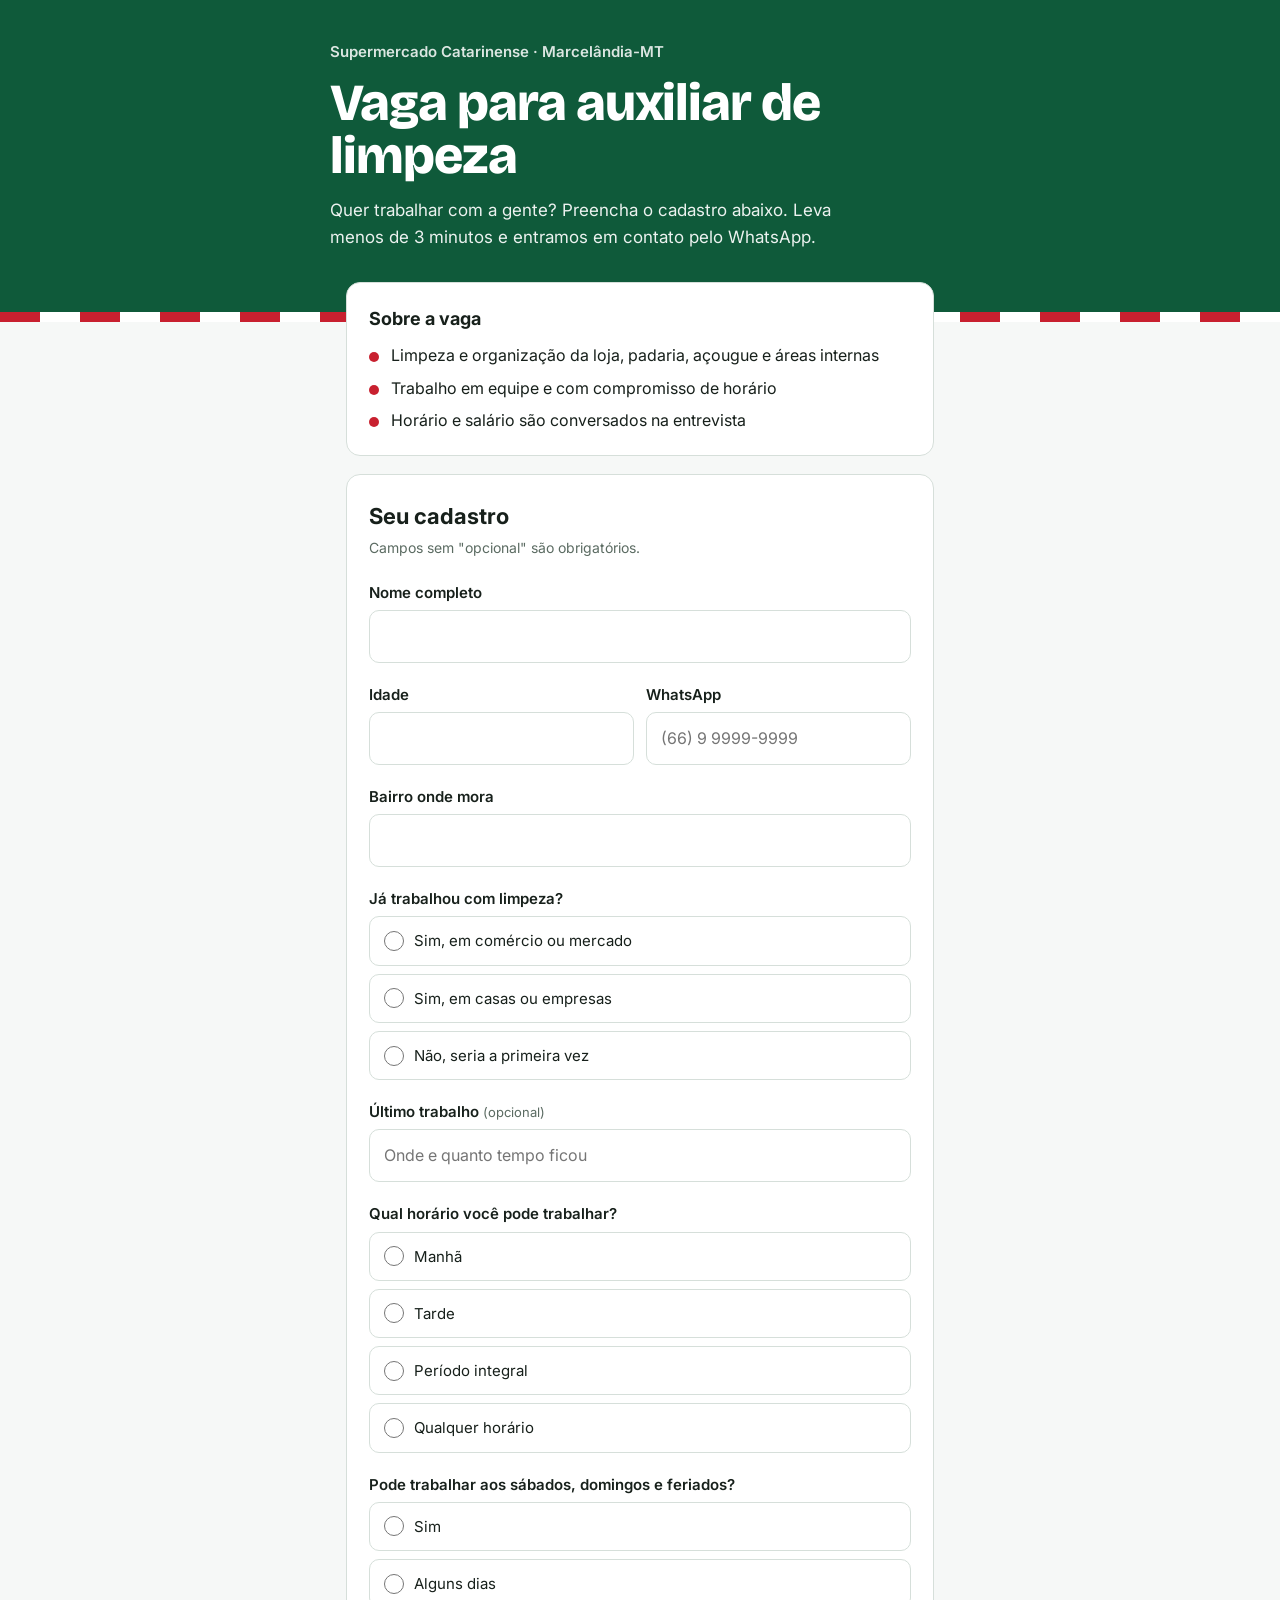
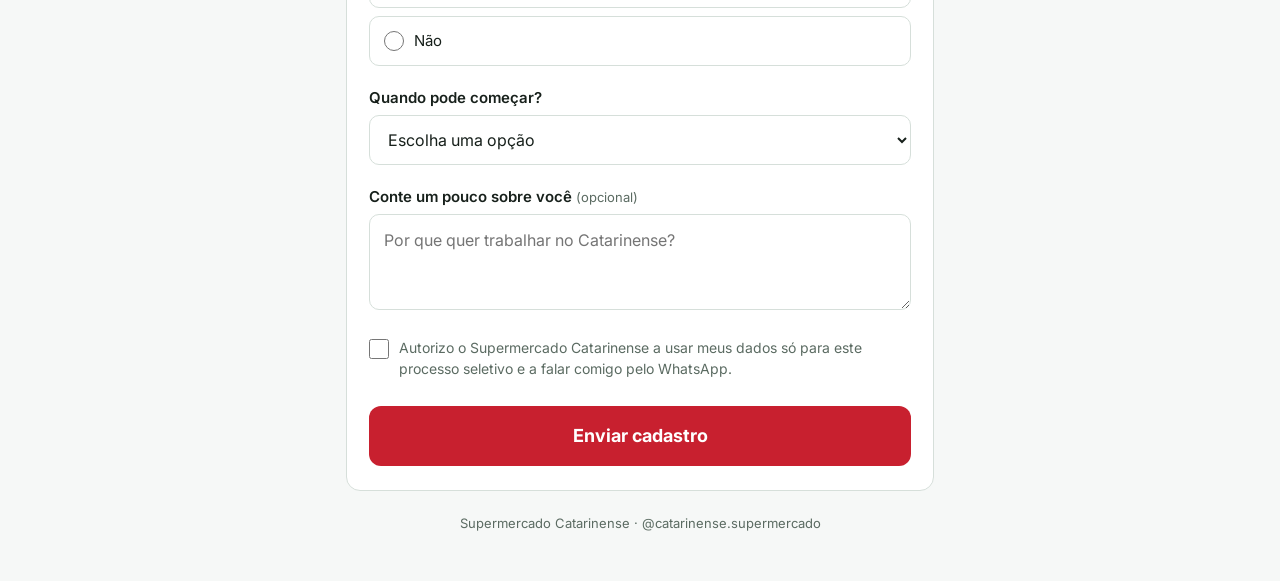
<file: index.html>
<!DOCTYPE html>
<html lang="pt-BR">
<head>
<meta charset="UTF-8">
<meta name="viewport" content="width=device-width, initial-scale=1">
<title>Vaga: Auxiliar de Limpeza | Supermercado Catarinense</title>
<meta name="description" content="Faça seu cadastro para a vaga de auxiliar de limpeza no Supermercado Catarinense, em Marcelândia-MT.">
<link rel="preconnect" href="https://fonts.googleapis.com">
<link href="https://fonts.googleapis.com/css2?family=Bricolage+Grotesque:wght@800&family=Inter:wght@400;600;700&display=swap" rel="stylesheet">
<link rel="stylesheet" href="style.css">
</head>
<body>
<header class="topo">
  <div class="topo-in">
    <div class="marca">Supermercado Catarinense · Marcelândia-MT</div>
    <h1>Vaga para auxiliar de limpeza</h1>
    <p>Quer trabalhar com a gente? Preencha o cadastro abaixo. Leva menos de 3 minutos e entramos em contato pelo WhatsApp.</p>
  </div>
</header>

<main class="conteudo">
  <section class="info">
    <h2>Sobre a vaga</h2>
    <ul>
      <li>Limpeza e organização da loja, padaria, açougue e áreas internas</li>
      <li>Trabalho em equipe e com compromisso de horário</li>
      <li>Horário e salário são conversados na entrevista</li>
    </ul>
  </section>

  <form name="vaga-limpeza" method="POST" action="/obrigado.html" data-netlify="true" netlify-honeypot="bot-field">
    <input type="hidden" name="form-name" value="vaga-limpeza">
    <p class="esconde"><label>Não preencha: <input name="bot-field"></label></p>

    <h2>Seu cadastro</h2>
    <p class="dica">Campos sem "opcional" são obrigatórios.</p>

    <div class="campo">
      <label for="nome">Nome completo</label>
      <input type="text" id="nome" name="nome" required autocomplete="name">
    </div>

    <div class="linha2">
      <div class="campo">
        <label for="idade">Idade</label>
        <input type="number" id="idade" name="idade" min="18" max="80" required inputmode="numeric">
      </div>
      <div class="campo">
        <label for="whatsapp">WhatsApp</label>
        <input type="tel" id="whatsapp" name="whatsapp" required placeholder="(66) 9 9999-9999" autocomplete="tel">
      </div>
    </div>

    <div class="campo">
      <label for="bairro">Bairro onde mora</label>
      <input type="text" id="bairro" name="bairro" required>
    </div>

    <fieldset class="campo">
      <legend class="legenda">Já trabalhou com limpeza?</legend>
      <div class="opcoes">
        <label><input type="radio" name="experiencia" value="Sim, em comércio/mercado" required> Sim, em comércio ou mercado</label>
        <label><input type="radio" name="experiencia" value="Sim, em casas/empresas"> Sim, em casas ou empresas</label>
        <label><input type="radio" name="experiencia" value="Não, seria a primeira vez"> Não, seria a primeira vez</label>
      </div>
    </fieldset>

    <div class="campo">
      <label for="ultimo">Último trabalho <span class="opc">(opcional)</span></label>
      <input type="text" id="ultimo" name="ultimo_trabalho" placeholder="Onde e quanto tempo ficou">
    </div>

    <fieldset class="campo">
      <legend class="legenda">Qual horário você pode trabalhar?</legend>
      <div class="opcoes">
        <label><input type="radio" name="horario" value="Manhã" required> Manhã</label>
        <label><input type="radio" name="horario" value="Tarde"> Tarde</label>
        <label><input type="radio" name="horario" value="Período integral"> Período integral</label>
        <label><input type="radio" name="horario" value="Qualquer horário"> Qualquer horário</label>
      </div>
    </fieldset>

    <fieldset class="campo">
      <legend class="legenda">Pode trabalhar aos sábados, domingos e feriados?</legend>
      <div class="opcoes">
        <label><input type="radio" name="fim_de_semana" value="Sim" required> Sim</label>
        <label><input type="radio" name="fim_de_semana" value="Alguns dias"> Alguns dias</label>
        <label><input type="radio" name="fim_de_semana" value="Não"> Não</label>
      </div>
    </fieldset>

    <div class="campo">
      <label for="inicio">Quando pode começar?</label>
      <select id="inicio" name="inicio" required>
        <option value="">Escolha uma opção</option>
        <option>Imediatamente</option>
        <option>Em até 1 semana</option>
        <option>Em até 15 dias</option>
        <option>Em mais de 15 dias</option>
      </select>
    </div>

    <div class="campo">
      <label for="sobre">Conte um pouco sobre você <span class="opc">(opcional)</span></label>
      <textarea id="sobre" name="sobre" placeholder="Por que quer trabalhar no Catarinense?"></textarea>
    </div>

    <div class="campo">
      <label class="aceite"><input type="checkbox" name="autorizacao" value="Sim" required> Autorizo o Supermercado Catarinense a usar meus dados só para este processo seletivo e a falar comigo pelo WhatsApp.</label>
    </div>

    <button type="submit">Enviar cadastro</button>
  </form>

  <p class="rodape">Supermercado Catarinense · @catarinense.supermercado</p>
</main>
</body>
</html>
</file>
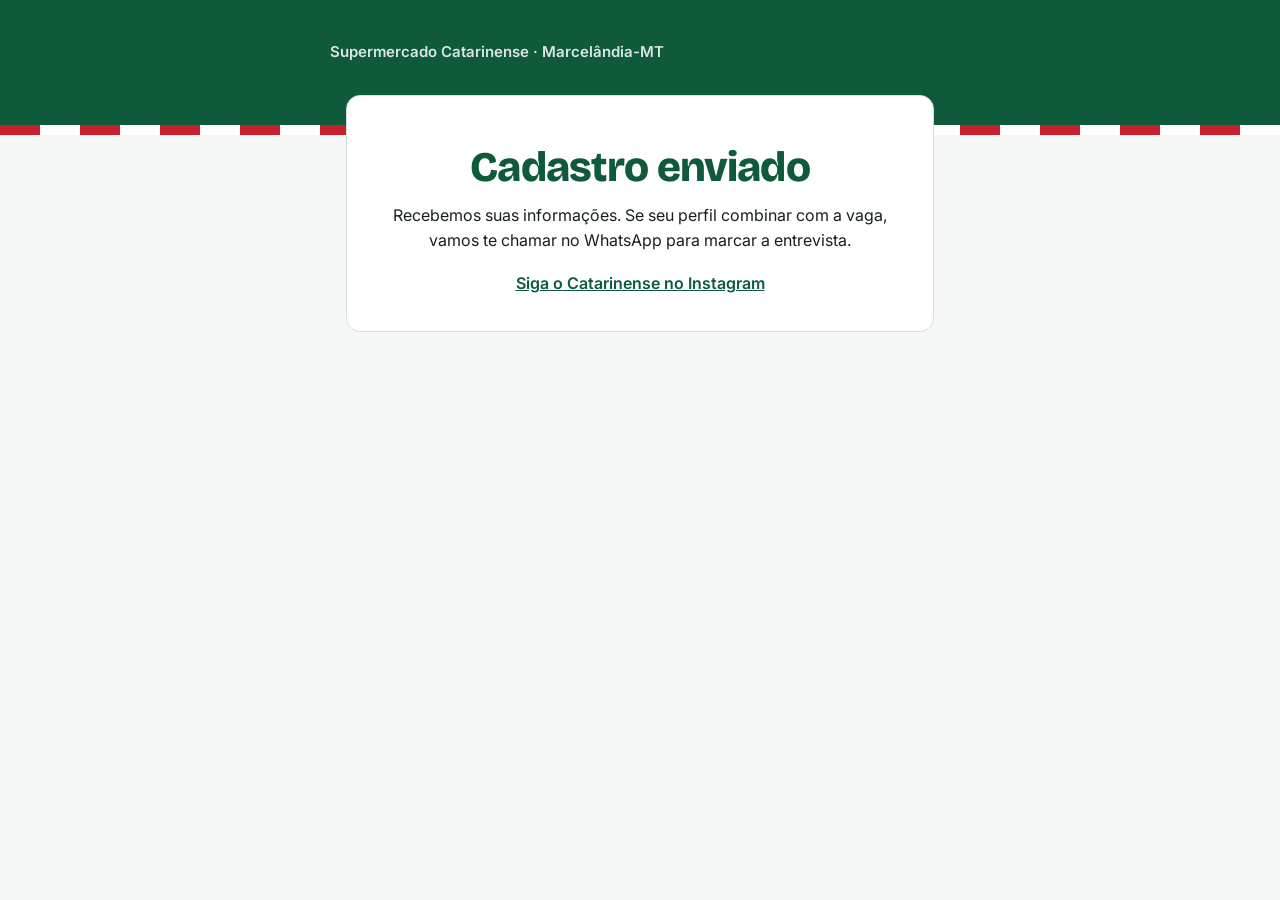
<file: obrigado.html>
<!DOCTYPE html>
<html lang="pt-BR">
<head>
<meta charset="UTF-8">
<meta name="viewport" content="width=device-width, initial-scale=1">
<title>Cadastro enviado | Supermercado Catarinense</title>
<link href="https://fonts.googleapis.com/css2?family=Bricolage+Grotesque:wght@800&family=Inter:wght@400;600;700&display=swap" rel="stylesheet">
<link rel="stylesheet" href="style.css">
</head>
<body>
<header class="topo"><div class="topo-in"><div class="marca">Supermercado Catarinense · Marcelândia-MT</div></div></header>
<main class="conteudo">
  <div class="info ok">
    <h1>Cadastro enviado</h1>
    <p>Recebemos suas informações. Se seu perfil combinar com a vaga, vamos te chamar no WhatsApp para marcar a entrevista.</p>
    <p style="margin-top:18px"><a href="https://instagram.com/catarinense.supermercado">Siga o Catarinense no Instagram</a></p>
  </div>
</main>
</body>
</html>
</file>
<file: style.css>
:root{--verde:#0f5a3a;--verde-esc:#0a3f29;--vermelho:#c8202f;--fundo:#f6f8f7;--texto:#17201b;--suave:#5b6b62;--linha:#d6dfda;--branco:#fff}
*{box-sizing:border-box;margin:0;padding:0}
body{font-family:"Inter",system-ui,-apple-system,Segoe UI,Roboto,sans-serif;background:var(--fundo);color:var(--texto);line-height:1.55;font-size:16px}
.topo{background:var(--verde);color:var(--branco);padding:40px 20px 72px;position:relative;overflow:hidden}
.topo::after{content:"";position:absolute;left:0;right:0;bottom:0;height:10px;background:repeating-linear-gradient(90deg,var(--vermelho) 0 40px,var(--branco) 40px 80px)}
.topo-in,.conteudo{max-width:620px;margin:0 auto}
.marca{font-weight:600;font-size:15px;opacity:.85}
h1{font-family:"Bricolage Grotesque",Inter,sans-serif;font-size:clamp(34px,9vw,52px);line-height:1.02;letter-spacing:-.02em;margin:14px 0 14px;font-weight:800}
.topo p{font-size:17px;max-width:46ch;opacity:.92}
.conteudo{padding:0 16px 48px;margin-top:-40px;position:relative}
.info{background:var(--branco);border-radius:14px;padding:22px;border:1px solid var(--linha);margin-bottom:18px}
.info h2{font-size:18px;margin-bottom:10px}
.info ul{list-style:none;display:grid;gap:8px}
.info li{padding-left:22px;position:relative}
.info li::before{content:"";position:absolute;left:0;top:9px;width:10px;height:10px;border-radius:50%;background:var(--vermelho)}
form{background:var(--branco);border-radius:14px;padding:24px 22px;border:1px solid var(--linha)}
form h2{font-size:22px;margin-bottom:4px}
.dica{color:var(--suave);font-size:14px;margin-bottom:22px}
.campo{margin-bottom:20px}
label,.legenda{display:block;font-weight:600;margin-bottom:6px;font-size:15px}
.opc{font-weight:400;color:var(--suave);font-size:13px}
input[type=text],input[type=tel],input[type=number],select,textarea{width:100%;font:inherit;padding:13px 14px;border:1.5px solid var(--linha);border-radius:10px;background:var(--branco);color:var(--texto)}
textarea{min-height:96px;resize:vertical}
input:focus,select:focus,textarea:focus{outline:none;border-color:var(--verde);box-shadow:0 0 0 3px rgba(15,90,58,.18)}
fieldset{border:0}
.opcoes{display:grid;gap:8px}
.opcoes label{display:flex;align-items:center;gap:10px;font-weight:400;border:1.5px solid var(--linha);border-radius:10px;padding:12px 14px;cursor:pointer;margin:0}
.opcoes input{width:20px;height:20px;accent-color:var(--verde);flex-shrink:0}
.opcoes label:has(input:checked){border-color:var(--verde);background:#eef6f1}
.linha2{display:grid;grid-template-columns:1fr 1fr;gap:12px}
.aceite{display:flex;gap:10px;align-items:flex-start;font-weight:400;font-size:14px;color:var(--suave)}
.aceite input{width:20px;height:20px;margin-top:2px;accent-color:var(--verde);flex-shrink:0}
button{width:100%;font:inherit;font-weight:700;font-size:18px;padding:16px;border:0;border-radius:12px;background:var(--vermelho);color:var(--branco);cursor:pointer;margin-top:6px}
button:hover{background:#a81a27}
button:focus-visible{outline:3px solid var(--verde);outline-offset:3px}
.esconde{position:absolute;left:-9999px}
.rodape{text-align:center;color:var(--suave);font-size:13px;margin-top:22px}
.ok{text-align:center;padding:36px 22px}
.ok h1{color:var(--verde);font-size:clamp(30px,8vw,42px)}
.ok a{color:var(--verde);font-weight:600}
@media (max-width:420px){.linha2{grid-template-columns:1fr}}
</file>
